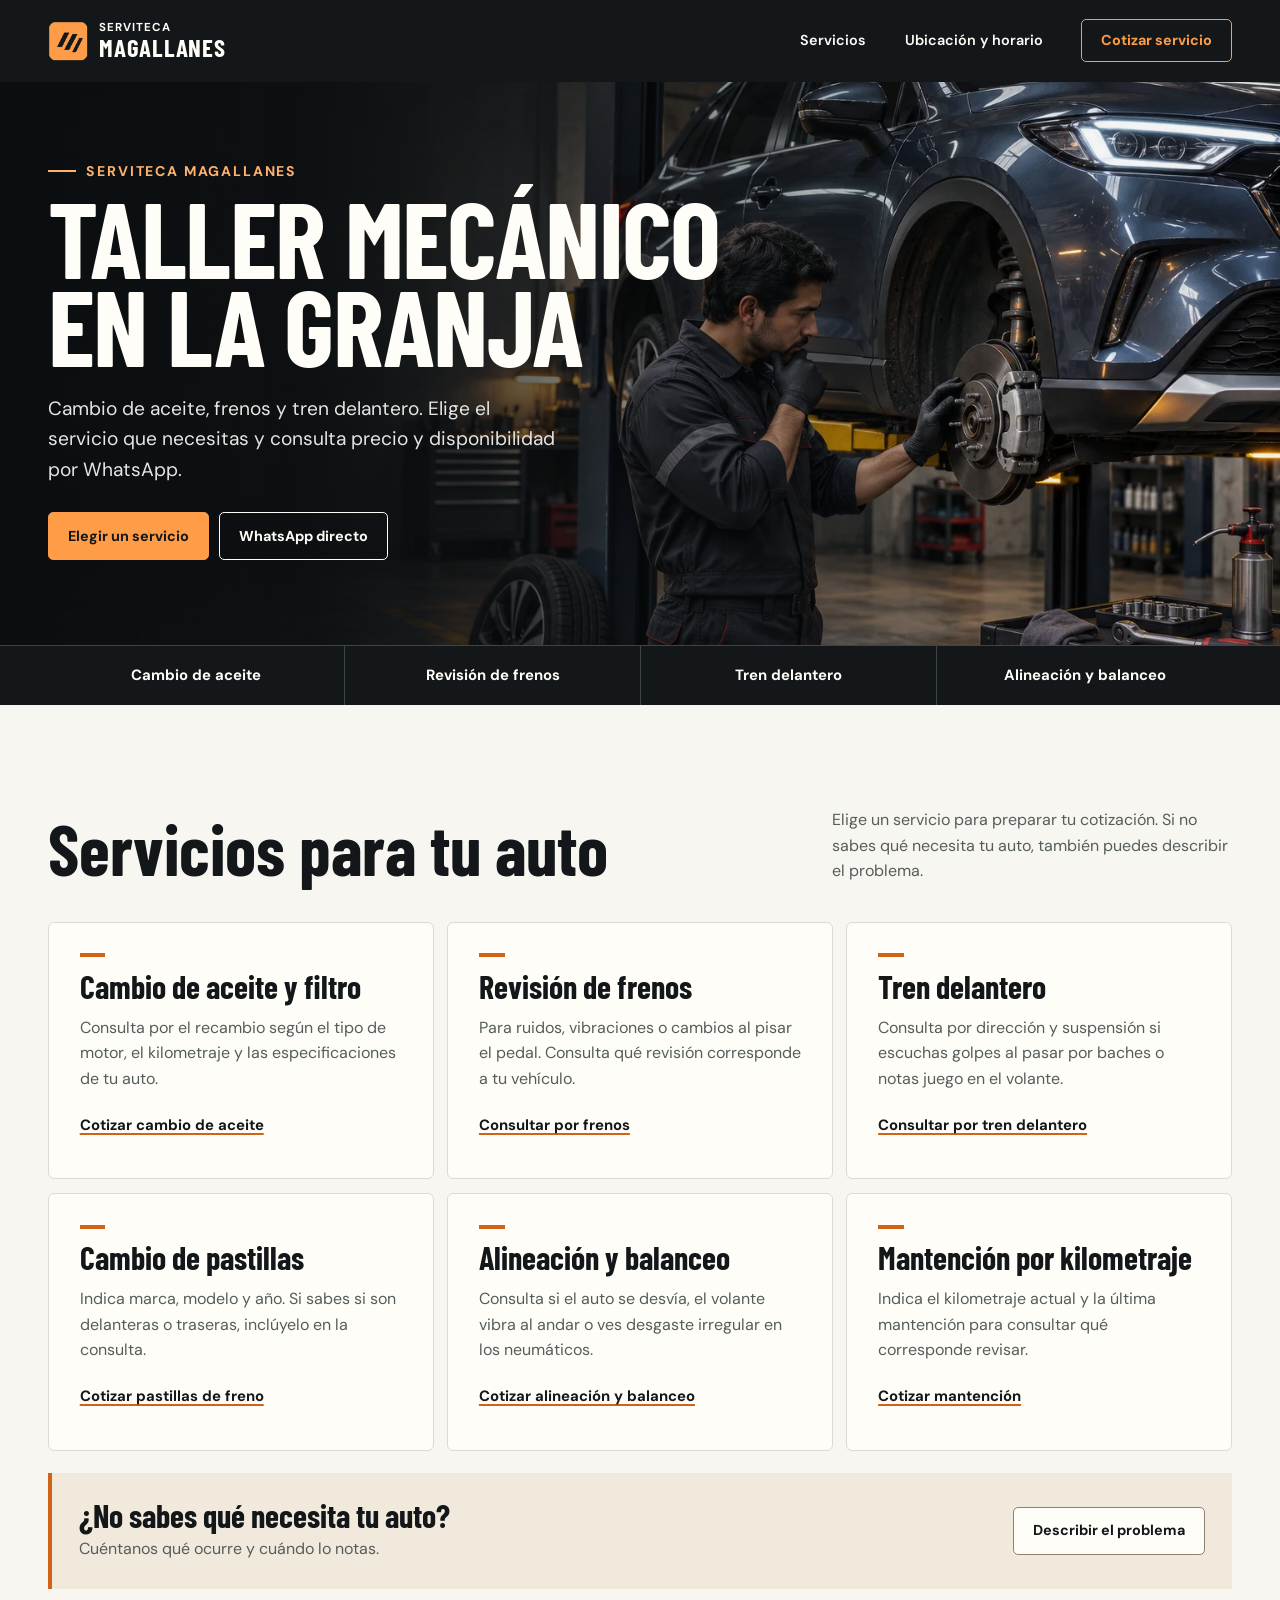
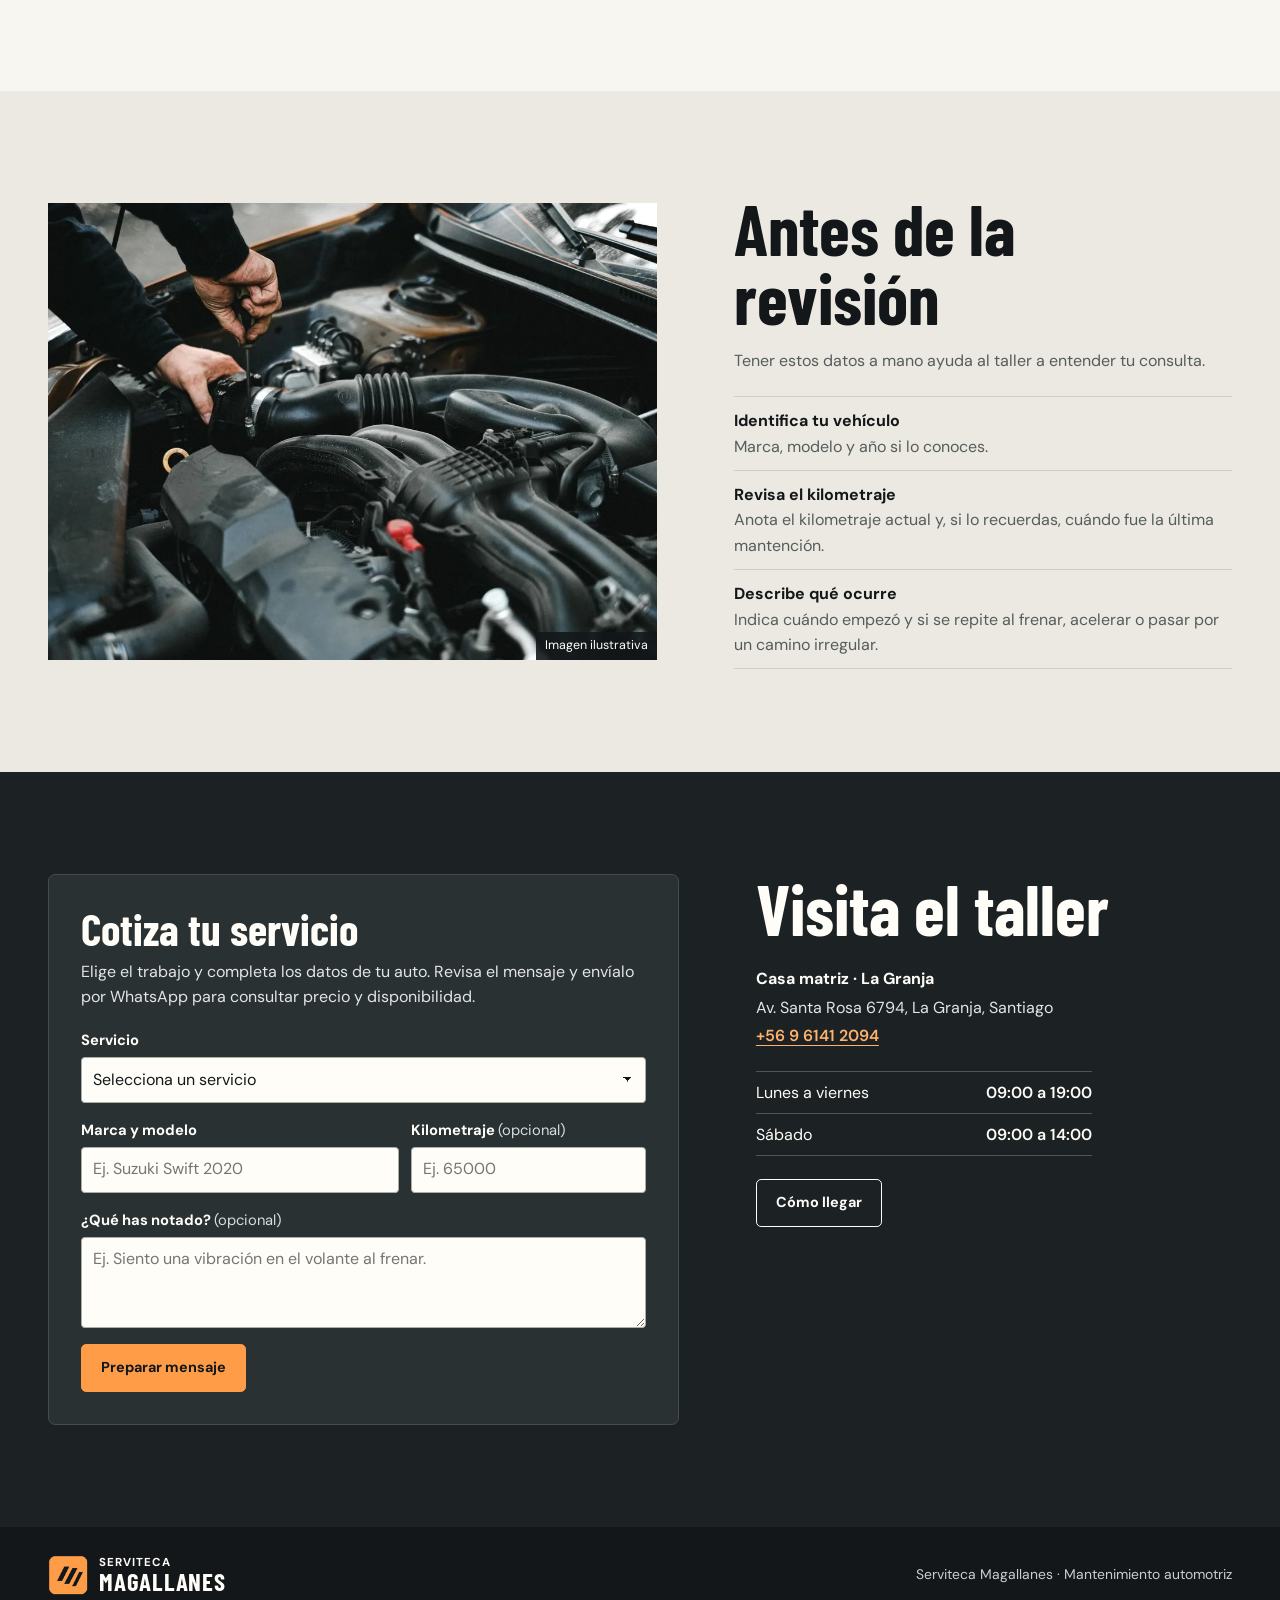
<file: serviteca-magallanes/index.html>
<!doctype html>
<html lang="es-CL">
<head>
  <meta charset="utf-8">
  <meta name="viewport" content="width=device-width, initial-scale=1">
  <meta name="robots" content="noindex, nofollow">
  <meta name="theme-color" content="#121517">
  <meta name="description" content="Taller mecánico en La Granja, Santiago. Cambio de aceite, frenos, pastillas, tren delantero, alineación y mantención por kilometraje. Cotiza por WhatsApp.">
  <title>Serviteca Magallanes | Taller mecánico en La Granja</title>
  <link rel="icon" href="assets/mark.png" type="image/png">
  <link rel="preload" href="assets/barlow-condensed-bold.woff2" as="font" type="font/woff2" crossorigin>
  <link rel="stylesheet" href="styles.css">
  <script src="site.js" defer></script>
</head>
<body>
  <a class="skip-link" href="#contenido">Saltar al contenido</a>
  <header class="site-header" id="inicio">
    <div class="wrap header-content">
      <a class="brand" href="#inicio" aria-label="Serviteca Magallanes, inicio">
        <img src="assets/mark.png" alt="" width="40" height="40">
        <span>Serviteca<strong>Magallanes</strong></span>
      </a>
      <nav class="site-nav" aria-label="Navegación principal">
        <a href="#servicios">Servicios</a>
        <a href="#contacto">Ubicación y horario</a>
        <a class="button button-outline" href="#cotizar">Cotizar servicio</a>
      </nav>
    </div>
  </header>
  <main id="contenido">
    <section class="hero" aria-labelledby="titulo">
      <img class="hero-photo" src="assets/taller-hero.webp" alt="" fetchpriority="high">
      <div class="wrap hero-content">
        <p class="eyebrow">Serviteca Magallanes</p>
        <h1 id="titulo">Taller mecánico<br>en La Granja</h1>
        <p class="hero-description">Cambio de aceite, frenos y tren delantero. Elige el servicio que necesitas y consulta precio y disponibilidad por WhatsApp.</p>
        <div class="hero-actions">
          <a class="button button-primary" href="#servicios">Elegir un servicio</a>
          <a class="button button-outline" href="https://wa.me/56961412094" target="_blank" rel="noopener noreferrer">WhatsApp directo</a>
        </div>
      </div>
    </section>

    <nav class="service-shortcuts" aria-label="Accesos a servicios del taller">
      <div class="wrap shortcut-links">
        <a href="#aceite">Cambio de aceite</a>
        <a href="#frenos">Revisión de frenos</a>
        <a href="#tren-delantero">Tren delantero</a>
        <a href="#alineacion">Alineación y balanceo</a>
      </div>
    </nav>

    <section class="section section-services" id="servicios" aria-labelledby="servicios-titulo">
      <div class="wrap">
        <div class="section-intro">
          <h2 id="servicios-titulo">Servicios para tu auto</h2>
          <p>Elige un servicio para preparar tu cotización. Si no sabes qué necesita tu auto, también puedes describir el problema.</p>
        </div>
        <div class="service-grid">
          <article class="service-card" id="aceite">
            <h3>Cambio de aceite y filtro</h3>
            <p>Consulta por el recambio según el tipo de motor, el kilometraje y las especificaciones de tu auto.</p>
            <a href="#cotizar" data-service="aceite">Cotizar cambio de aceite</a>
          </article>
          <article class="service-card" id="frenos">
            <h3>Revisión de frenos</h3>
            <p>Para ruidos, vibraciones o cambios al pisar el pedal. Consulta qué revisión corresponde a tu vehículo.</p>
            <a href="#cotizar" data-service="frenos">Consultar por frenos</a>
          </article>
          <article class="service-card" id="tren-delantero">
            <h3>Tren delantero</h3>
            <p>Consulta por dirección y suspensión si escuchas golpes al pasar por baches o notas juego en el volante.</p>
            <a href="#cotizar" data-service="tren-delantero">Consultar por tren delantero</a>
          </article>
          <article class="service-card" id="pastillas">
            <h3>Cambio de pastillas</h3>
            <p>Indica marca, modelo y año. Si sabes si son delanteras o traseras, inclúyelo en la consulta.</p>
            <a href="#cotizar" data-service="pastillas">Cotizar pastillas de freno</a>
          </article>
          <article class="service-card" id="alineacion">
            <h3>Alineación y balanceo</h3>
            <p>Consulta si el auto se desvía, el volante vibra al andar o ves desgaste irregular en los neumáticos.</p>
            <a href="#cotizar" data-service="alineacion">Cotizar alineación y balanceo</a>
          </article>
          <article class="service-card" id="mantencion">
            <h3>Mantención por kilometraje</h3>
            <p>Indica el kilometraje actual y la última mantención para consultar qué corresponde revisar.</p>
            <a href="#cotizar" data-service="preventivo">Cotizar mantención</a>
          </article>
        </div>
        <div class="service-help">
          <div>
            <h3>¿No sabes qué necesita tu auto?</h3>
            <p>Cuéntanos qué ocurre y cuándo lo notas.</p>
          </div>
          <a class="button" href="#cotizar" data-service="revision">Describir el problema</a>
        </div>
      </div>
    </section>

    <section class="section section-review" id="revision" aria-labelledby="revision-titulo">
      <div class="wrap review-grid">
        <figure class="review-photo">
          <img src="assets/mantenimiento.webp" alt="Manos de un mecánico inspeccionando el motor de un auto" width="1200" height="800" loading="lazy">
          <figcaption>Imagen ilustrativa</figcaption>
        </figure>
        <div class="review-copy">
          <h2 id="revision-titulo">Antes de la revisión</h2>
          <p>Tener estos datos a mano ayuda al taller a entender tu consulta.</p>
          <ul class="review-list">
            <li><strong>Identifica tu vehículo</strong><span>Marca, modelo y año si lo conoces.</span></li>
            <li><strong>Revisa el kilometraje</strong><span>Anota el kilometraje actual y, si lo recuerdas, cuándo fue la última mantención.</span></li>
            <li><strong>Describe qué ocurre</strong><span>Indica cuándo empezó y si se repite al frenar, acelerar o pasar por un camino irregular.</span></li>
          </ul>
        </div>
      </div>
    </section>

    <section class="section section-request" aria-label="Cotización y ubicación del taller">
      <div class="wrap request-grid">
        <div class="request-panel" id="cotizar" tabindex="-1">
          <h2 class="panel-title">Cotiza tu servicio</h2>
          <p>Elige el trabajo y completa los datos de tu auto. Revisa el mensaje y envíalo por WhatsApp para consultar precio y disponibilidad.</p>
          <noscript><p>También puedes <a href="https://wa.me/56961412094">escribir al taller por WhatsApp</a>.</p></noscript>
          <form id="request-form" hidden>
            <div class="field">
              <label for="service">Servicio</label>
              <select id="service" name="service" required>
                <option value="">Selecciona un servicio</option>
                <option value="aceite">Cambio de aceite y filtro</option>
                <option value="frenos">Revisión de frenos</option>
                <option value="tren-delantero">Tren delantero</option>
                <option value="pastillas">Cambio de pastillas</option>
                <option value="alineacion">Alineación y balanceo</option>
                <option value="preventivo">Mantención por kilometraje</option>
                <option value="revision">Quiero describir el problema</option>
              </select>
            </div>
            <div class="field-row">
              <div class="field">
                <label for="vehicle">Marca y modelo</label>
                <input id="vehicle" name="vehicle" required maxlength="100" placeholder="Ej. Suzuki Swift 2020">
              </div>
              <div class="field">
                <label for="mileage">Kilometraje <span>(opcional)</span></label>
                <input id="mileage" name="mileage" type="number" min="0" max="9999999" step="1" inputmode="numeric" placeholder="Ej. 65000">
              </div>
            </div>
            <div class="field">
              <label for="notes">¿Qué has notado? <span>(opcional)</span></label>
              <textarea id="notes" name="notes" rows="3" maxlength="800" placeholder="Ej. Siento una vibración en el volante al frenar."></textarea>
            </div>
            <button class="button button-primary" type="submit">Preparar mensaje</button>
          </form>
          <div class="request-result" id="request-result" hidden>
            <h3 id="result-title" tabindex="-1">Tu mensaje está listo</h3>
            <label for="message">Consulta para el taller</label>
            <textarea id="message" rows="7" readonly></textarea>
            <div class="result-actions">
              <a class="button button-primary" id="whatsapp-link" href="https://wa.me/56961412094" target="_blank" rel="noopener noreferrer">Abrir en WhatsApp</a>
              <button class="button button-outline" id="copy-button" type="button">Copiar mensaje</button>
            </div>
            <p id="result-status" class="result-status" role="status"></p>
          </div>
        </div>
        <div class="request-intro" id="contacto">
          <h2>Visita el taller</h2>
          <address>
            <strong>Casa matriz · La Granja</strong>
            <span>Av. Santa Rosa 6794, La Granja, Santiago</span>
            <a href="https://wa.me/56961412094" target="_blank" rel="noopener noreferrer">+56 9 6141 2094</a>
          </address>
          <dl class="hours">
            <div><dt>Lunes a viernes</dt><dd>09:00 a 19:00</dd></div>
            <div><dt>Sábado</dt><dd>09:00 a 14:00</dd></div>
          </dl>
          <a class="button button-outline" href="https://www.google.com/maps/dir/?api=1&amp;destination=Av.+Santa+Rosa+6794%2C+La+Granja%2C+Santiago%2C+Chile" target="_blank" rel="noopener noreferrer">Cómo llegar</a>
        </div>
      </div>
    </section>
  </main>
  <footer class="site-footer">
    <div class="wrap footer-content">
      <a class="brand" href="#inicio" aria-label="Serviteca Magallanes, inicio">
        <img src="assets/mark.png" alt="" width="40" height="40">
        <span>Serviteca<strong>Magallanes</strong></span>
      </a>
      <p>Serviteca Magallanes · Mantenimiento automotriz</p>
    </div>
  </footer>
  <nav class="mobile-actions" aria-label="Contacto rápido">
    <a class="button button-outline" href="#contacto">Ubicación</a>
    <a class="button button-primary" href="https://wa.me/56961412094" target="_blank" rel="noopener noreferrer">WhatsApp directo</a>
  </nav>
</body>
</html>
</file>
<file: serviteca-magallanes/styles.css>
@font-face {
  font-family: 'Barlow Condensed';
  src: url('assets/barlow-condensed-bold.woff2') format('woff2');
  font-display: swap;
  font-weight: 700;
}

@font-face {
  font-family: 'DM Sans';
  src: url('assets/dm-sans.woff2') format('woff2');
  font-display: swap;
  font-weight: 400 700;
}

:root {
  --ink: #131719;
  --dark: #1c2224;
  --paper: #f8f6f1;
  --white: #fffdf8;
  --orange: #ff9c47;
  --orange-light: #ffb26d;
  --muted: #555d5c;
  --stroke: #dcdad3;
  --display: 'Barlow Condensed', 'Arial Narrow', sans-serif;
  --body: 'DM Sans', system-ui, sans-serif;
}

* { box-sizing: border-box; }
html { scroll-behavior: smooth; }
body { margin: 0; color: var(--ink); background: var(--paper); font-family: var(--body); line-height: 1.58; }
img { display: block; max-width: 100%; }
a { color: inherit; text-underline-offset: 0.23em; }
h1, h2, h3, p, figure { margin: 0; }
h1, h2, h3 { font-family: var(--display); font-weight: 700; line-height: 0.98; }
h2 { font-size: clamp(2.8rem, 5.5vw, 4.6rem); }
h3 { font-size: 2rem; }
:focus-visible { outline: 3px solid #c15815; outline-offset: 4px; }
[hidden] { display: none !important; }

.wrap { width: min(100% - 4rem, 74rem); margin-inline: auto; }
.section { padding-block: clamp(4.5rem, 8vw, 7rem); }
.skip-link { position: absolute; top: 1rem; left: 1rem; z-index: 5; transform: translateY(-180%); background: var(--white); padding: 0.5rem 0.75rem; }
.skip-link:focus { transform: translateY(0); }

.site-header, .site-footer { background: var(--ink); color: var(--white); }
.header-content, .footer-content { display: flex; justify-content: space-between; align-items: center; min-height: 5.1rem; gap: 1rem; }
.brand { display: inline-flex; align-items: center; gap: 0.7rem; width: fit-content; text-decoration: none; text-transform: uppercase; letter-spacing: 0.08em; font-size: 0.72rem; line-height: 1.08; font-weight: 700; }
.brand img { flex: none; }
.brand strong { display: block; font: 700 1.55rem/1 var(--display); letter-spacing: 0.03em; }
.site-nav { display: flex; align-items: center; gap: clamp(1.1rem, 3vw, 2.5rem); font-size: 0.9rem; font-weight: 600; }
.site-nav a:not(.button) { text-decoration: none; }
.site-nav a:not(.button):hover { color: var(--orange); }

.button { display: inline-flex; align-items: center; justify-content: center; min-height: 3rem; padding: 0.68rem 1.18rem; border: 1px solid transparent; border-radius: 0.32rem; font: 700 0.9rem/1.35 var(--body); cursor: pointer; text-decoration: none; text-align: center; transition: background-color 150ms ease, color 150ms ease, border-color 150ms ease; }
.button-primary { background: var(--orange); color: var(--ink); border-color: var(--orange); }
.button-primary:hover { background: var(--orange-light); border-color: var(--orange-light); }
.button-outline { color: inherit; background: transparent; border-color: currentColor; }
.button-outline:hover { color: var(--ink); background: var(--white); border-color: var(--white); }
.site-nav .button { min-height: 2.68rem; border-color: var(--orange); color: var(--orange); }
.site-nav .button:hover { color: var(--ink); background: var(--orange); }
.site-header :focus-visible, .site-footer :focus-visible, .hero :focus-visible, .section-request :focus-visible { outline-color: var(--orange); }

.hero { display: grid; align-items: center; position: relative; min-height: clamp(29rem, 44vw, 36rem); isolation: isolate; color: var(--white); background: var(--ink); overflow: hidden; }
.hero-photo { position: absolute; inset: 0; width: 100%; height: 100%; object-fit: cover; object-position: 70% 49%; z-index: -2; }
.hero::after { content: ''; position: absolute; z-index: -1; inset: 0; background: linear-gradient(90deg, rgba(10, 13, 15, 0.95) 1%, rgba(10, 13, 15, 0.89) 24%, rgba(10, 13, 15, 0.48) 50%, rgba(10, 13, 15, 0.04) 84%), linear-gradient(0deg, rgba(10, 13, 15, 0.22), transparent 30%); }
.hero-content { padding-block: 3.1rem 3.5rem; }
.eyebrow { display: flex; align-items: center; gap: 0.65rem; color: var(--orange-light); text-transform: uppercase; font-size: 0.88rem; font-weight: 700; letter-spacing: 0.13em; }
.eyebrow::before { content: ''; height: 0.13rem; width: 1.75rem; background: currentColor; }
.hero h1 { margin-top: 0.65rem; font-size: clamp(4.2rem, 8.4vw, 8rem); line-height: 0.82; text-transform: uppercase; letter-spacing: -0.015em; }
.hero-description { max-width: 32rem; color: #e5e6e4; margin-top: 1.6rem; font-size: clamp(1rem, 1.7vw, 1.2rem); }
.hero-actions { display: flex; flex-wrap: wrap; gap: 0.65rem; margin-top: 1.7rem; }

.service-shortcuts { background: var(--ink); color: var(--white); border-top: 1px solid #3e4547; }
.shortcut-links { display: grid; grid-template-columns: repeat(4, minmax(0, 1fr)); }
.shortcut-links a { display: flex; min-height: 3.7rem; align-items: center; justify-content: center; padding: 0.55rem; text-align: center; text-decoration: none; font-size: 0.93rem; font-weight: 700; }
.shortcut-links a + a { border-left: 1px solid #3e4547; }
.shortcut-links a:hover { color: var(--orange-light); background: #20282a; }
.shortcut-links a:focus-visible { outline-color: var(--orange); outline-offset: -3px; }

.section-intro { display: flex; justify-content: space-between; align-items: end; gap: 1.4rem 4rem; margin-bottom: 2.4rem; }
.section-intro > p { max-width: 25rem; color: var(--muted); }
.service-grid { display: grid; grid-template-columns: repeat(3, minmax(0, 1fr)); gap: 0.85rem; }
.service-card { border: 1px solid var(--stroke); border-radius: 0.38rem; background: var(--white); display: flex; flex-direction: column; align-items: start; gap: 0.8rem; padding: clamp(1.2rem, 2.4vw, 2rem); scroll-margin-top: 1rem; }
.service-card:target { border-color: #c15815; box-shadow: inset 0 0 0 2px #f5c398; }
.service-card h3::before { display: block; content: ''; width: 1.6rem; height: 0.25rem; margin-bottom: 0.85rem; background: #d06316; }
.service-card p { color: var(--muted); }
.service-card a { margin-top: auto; min-height: 2.75rem; display: inline-flex; align-items: center; font-size: 0.93rem; font-weight: 700; text-decoration-color: #d06316; text-decoration-thickness: 0.11em; }
.service-card a:hover { color: #963d08; }

.service-help { display: flex; align-items: center; justify-content: space-between; flex-wrap: wrap; gap: 1rem; margin-top: 1.4rem; padding: clamp(1.15rem, 2.7vw, 1.7rem); border-left: 4px solid #d06316; background: #f2e9dd; }
.service-help h3 { font-size: clamp(1.65rem, 4vw, 2rem); }
.service-help p { color: var(--muted); margin-top: 0.3rem; }
.service-help .button { color: var(--ink); border-color: #927f6d; background: var(--white); }
.service-help .button:hover { background: #ffe5ce; }

.section-review { background: #ebe9e1; }
.review-grid { display: grid; grid-template-columns: 1.1fr 0.9fr; align-items: center; gap: clamp(1.75rem, 6vw, 6rem); }
.review-photo { position: relative; }
.review-photo img { width: 100%; height: auto; aspect-ratio: 4 / 3; object-fit: cover; }
.review-photo figcaption { position: absolute; inset: auto 0 0 auto; background: rgba(19, 23, 25, 0.89); color: var(--white); padding: 0.24rem 0.55rem; font-size: 0.78rem; }
.review-copy > p { margin-top: 1rem; color: var(--muted); }
.review-list { display: grid; margin-block: 1.45rem 0; padding: 0; list-style: none; }
.review-list li { border-top: 1px solid #cfcdc3; padding-block: 0.7rem; display: grid; }
.review-list li:last-child { border-bottom: 1px solid #cfcdc3; }
.review-list span { color: var(--muted); }

.section-request { color: var(--white); background: var(--dark); }
.request-grid { display: grid; grid-template-columns: minmax(0, 1.14fr) minmax(0, 0.86fr); gap: clamp(1.6rem, 6vw, 6rem); align-items: start; }
.request-intro { scroll-margin-top: 1rem; }
.request-intro address { display: grid; gap: 0.2rem; font-style: normal; margin-top: 1.45rem; color: #e4e5e5; }
.request-intro address strong { color: var(--white); }
.request-intro address a { width: fit-content; color: var(--orange-light); font-weight: 600; }
.hours { margin-block: 1.4rem; max-width: 21rem; border-top: 1px solid #4e5658; }
.hours div { display: flex; flex-wrap: wrap; justify-content: space-between; gap: 0 0.65rem; padding-block: 0.5rem; border-bottom: 1px solid #4e5658; }
.hours dd { margin: 0; font-weight: 600; }
.request-panel { scroll-margin-top: 1rem; background: #2a3133; border: 1px solid #444d4e; border-radius: 0.45rem; padding: clamp(1.25rem, 3vw, 2rem); }
.panel-title { font-size: clamp(2.1rem, 4vw, 2.75rem); }
.request-panel > p { margin-block: 0.55rem 1.2rem; color: #e4e5e5; }
.request-panel noscript p { margin-bottom: 0.75rem; color: var(--orange-light); }
#request-form, .field { display: grid; }
#request-form { gap: 1rem; }
.field { min-width: 0; gap: 0.3rem; }
.field-row { display: grid; grid-template-columns: 1.15fr 0.85fr; gap: 0.75rem; }
.request-panel label { font-size: 0.92rem; font-weight: 700; }
.request-panel label span { font-weight: 400; color: #d8dddd; }
.request-panel input, .request-panel select, .request-panel textarea { color: var(--ink); background: var(--white); border: 1px solid #aaafaa; border-radius: 0.24rem; font: 400 1rem/1.4 var(--body); width: 100%; padding: 0.67rem; }
.request-panel select { appearance: none; padding-right: 2.25rem; background-image: linear-gradient(45deg, transparent 50%, var(--ink) 50%), linear-gradient(135deg, var(--ink) 50%, transparent 50%); background-position: calc(100% - 1.1rem) 1.21rem, calc(100% - 0.8rem) 1.21rem; background-size: 0.3rem 0.3rem; background-repeat: no-repeat; }
.request-panel textarea { resize: vertical; min-height: 5.7rem; }
#request-form .button { justify-self: start; }
.request-result { margin-top: 1.5rem; border-top: 1px solid #566062; padding-top: 1.35rem; display: grid; gap: 0.65rem; }
.result-actions { display: flex; flex-wrap: wrap; gap: 0.5rem; }
.result-status { color: #e4e5e5; }

.footer-content { min-height: 6rem; }
.footer-content p { color: #c9cfcd; font-size: 0.87rem; }
.mobile-actions { display: none; }

@media (max-width: 910px) {
  .service-grid { grid-template-columns: repeat(2, minmax(0, 1fr)); }
  .field-row { grid-template-columns: 1fr; }
}

@media (max-width: 670px) {
  .wrap { width: calc(100% - 2rem); }
  .site-nav a:not(.button) { display: none; }
  body { padding-bottom: calc(4.25rem + env(safe-area-inset-bottom)); }
  html { scroll-padding-bottom: calc(4.75rem + env(safe-area-inset-bottom)); }
  .hero { align-items: end; min-height: 33rem; }
  .hero-photo { height: 69%; object-position: 81% 50%; }
  .hero::after { background: linear-gradient(0deg, #0c1012 28%, rgba(12, 16, 18, 0.96) 37%, rgba(12, 16, 18, 0.37) 67%, rgba(12, 16, 18, 0.02) 100%); }
  .hero h1 { font-size: clamp(3.35rem, 11vw, 5.2rem); }
  .hero-content { padding-block: 9rem 2.25rem; }
  .hero-description { margin-top: 1.15rem; }
  .hero-actions { margin-top: 1.25rem; }
  .shortcut-links { grid-template-columns: repeat(2, minmax(0, 1fr)); }
  .shortcut-links a { min-height: 3rem; font-size: 0.89rem; }
  .shortcut-links a:nth-child(3) { border-left: 0; }
  .shortcut-links a:nth-child(n+3) { border-top: 1px solid #3e4547; }
  .section-intro { display: grid; }
  .review-grid, .request-grid { grid-template-columns: 1fr; }
  .review-photo { grid-row: 2; }
  .review-photo img { aspect-ratio: 16 / 10; }
  .footer-content { flex-wrap: wrap; gap: 0.65rem; padding-block: 1rem; }
  .mobile-actions { position: fixed; z-index: 4; inset: auto 0 0; display: grid; grid-template-columns: 0.8fr 1.2fr; gap: 0.6rem; padding: 0.55rem 1rem calc(0.55rem + env(safe-area-inset-bottom)); border-top: 1px solid #3e4547; background: var(--ink); color: var(--white); }
  .mobile-actions :focus-visible { outline-color: var(--orange); }
}

@media (max-width: 420px) {
  .service-grid { grid-template-columns: 1fr; }
}

@media (max-width: 380px) {
  .header-content { gap: 0.65rem; }
  .header-content .brand { gap: 0.55rem; }
  .header-content .brand img { width: 34px; height: 34px; }
  .header-content .brand strong { font-size: 1.35rem; }
  .site-nav .button { padding-inline: 0.75rem; }
}

@media (prefers-reduced-motion: reduce) {
  html { scroll-behavior: auto; }
  .button { transition: none; }
}
</file>
